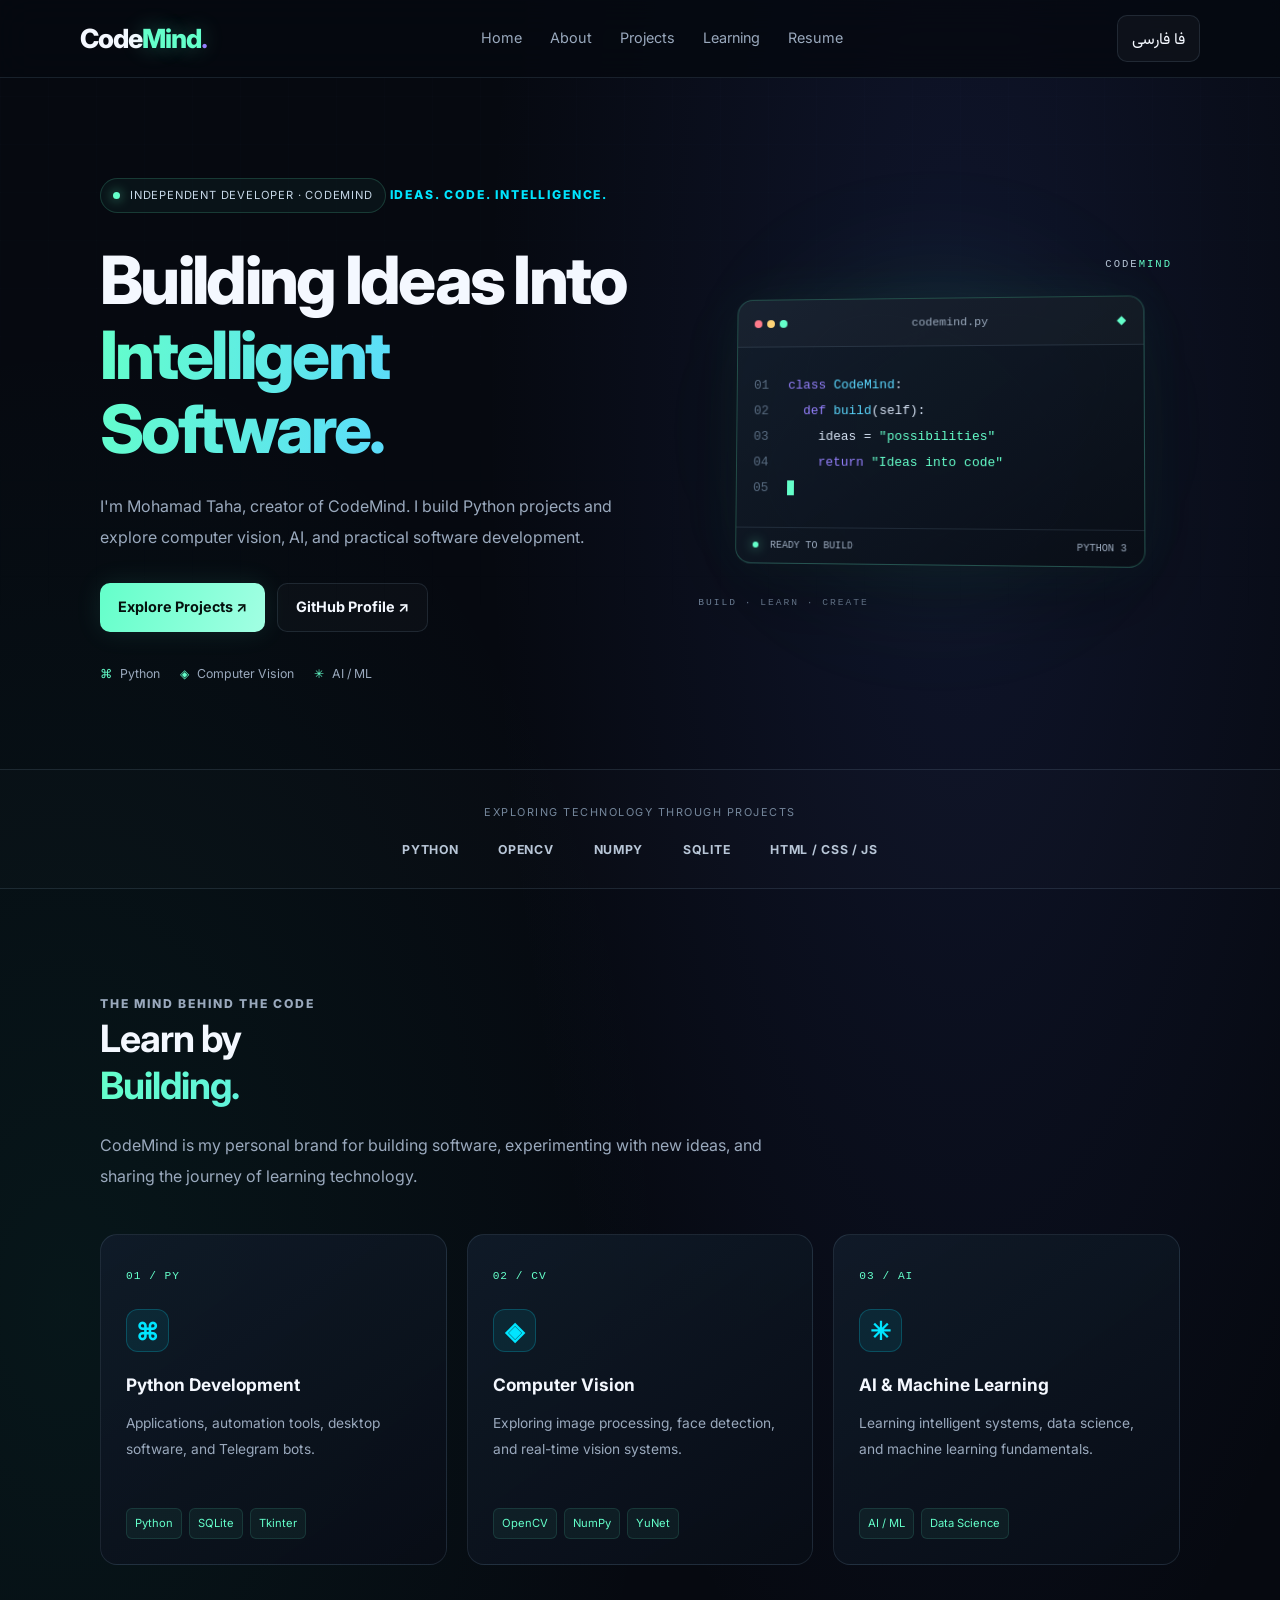
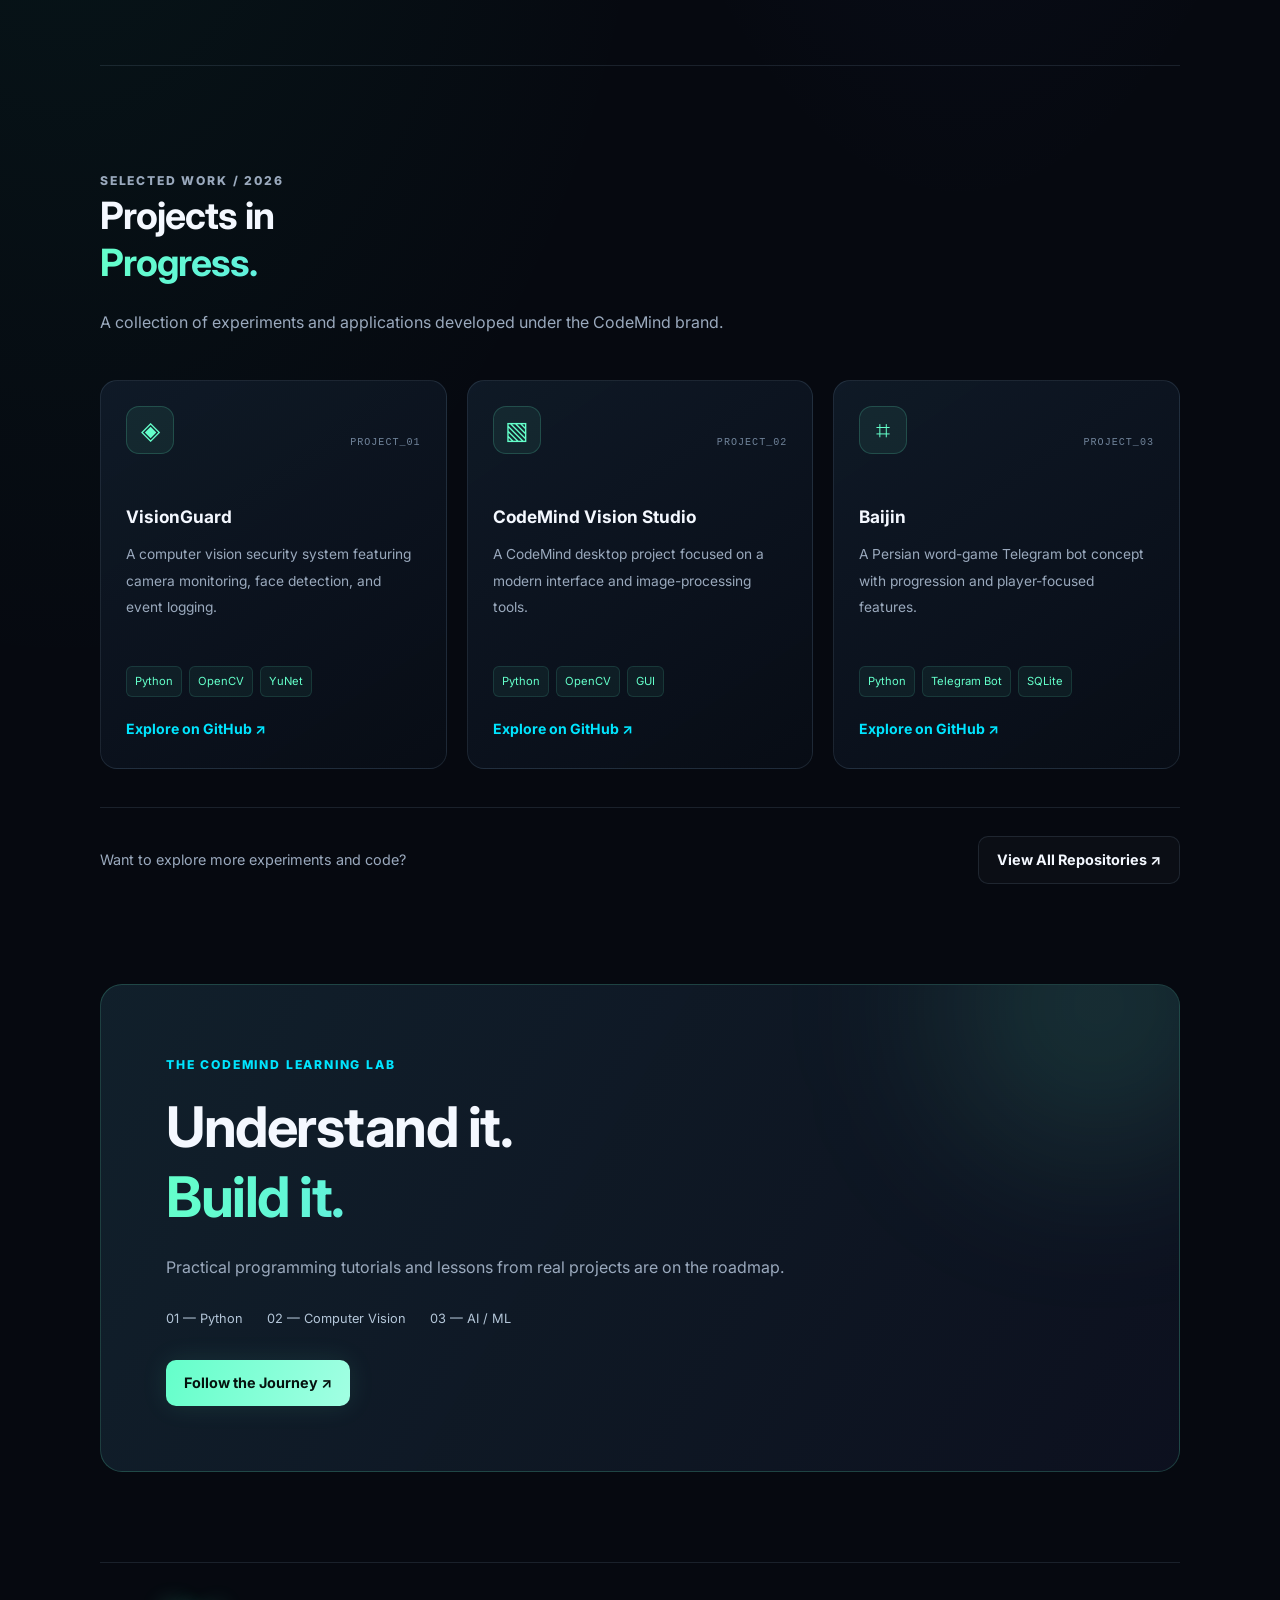
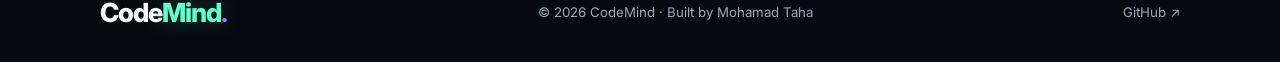
<file: index.html>
<!DOCTYPE html>
<html lang="en" dir="ltr">
<head>
  <meta charset="UTF-8">
  <meta name="viewport" content="width=device-width, initial-scale=1.0">
  <meta name="theme-color" content="#060910">
  <meta name="description" content="CodeMind by Mohamad Taha — Python development, AI, computer vision, and software projects.">
  <meta property="og:title" content="CodeMind | Build Beyond Limits">
  <meta property="og:description" content="Explore programming projects, computer vision, and AI experiments by CodeMind.">
  <meta property="og:type" content="website">
  <title>CodeMind | Build Beyond Limits</title>
  <link rel="preconnect" href="https://fonts.googleapis.com">
  <link rel="preconnect" href="https://fonts.gstatic.com" crossorigin>
  <link rel="stylesheet" href="styles.css">
  <script src="script.js" defer></script>
</head>
<body>
  <header class="navbar">
    <a class="logo" href="#home" aria-label="CodeMind home">Code<span>Mind</span><b>.</b></a>

    <nav aria-label="Main navigation">
      <a href="#home" data-i18n="navHome">Home</a>
      <a href="#about" data-i18n="navAbout">About</a>
      <a href="#projects" data-i18n="navProjects">Projects</a>
      <a href="#learn" data-i18n="navLearn">Learning</a>
      <a href="resume.html">Resume</a>
    </nav>

    <button id="languageButton" type="button" aria-label="Change language">فا فارسی</button>
  </header>

  <main>
    <section class="hero section-wrap" id="home">
      <div class="hero-copy">
        <div class="status-pill">
          <span class="status-dot"></span>
          <span data-i18n="status">INDEPENDENT DEVELOPER · CODEMIND</span>
        </div>

        <p class="eyebrow" data-i18n="heroEyebrow">IDEAS. CODE. INTELLIGENCE.</p>

        <h1 data-i18n="heroTitle">
          Building Ideas Into
          <span>Intelligent Software.</span>
        </h1>

        <p class="hero-description" data-i18n="heroDescription">
          I'm Mohamad Taha, creator of CodeMind. I build Python projects
          and explore computer vision, AI, and practical software development.
        </p>

        <div class="hero-actions">
          <a class="button button-primary" href="#projects" data-i18n="heroProjects">
            Explore Projects ↗
          </a>
          <a class="button button-secondary"
             href="https://github.com/mohamadtaha-dev"
             target="_blank" rel="noopener noreferrer"
             data-i18n="heroGithub">
            GitHub Profile ↗
          </a>
        </div>

        <div class="hero-meta">
          <span><span class="meta-symbol">⌘</span> Python</span>
          <span><span class="meta-symbol">◈</span> Computer Vision</span>
          <span><span class="meta-symbol">✳</span> AI / ML</span>
        </div>
      </div>

      <div class="hero-visual" aria-label="CodeMind code illustration">
        <div class="orbit orbit-one"></div>
        <div class="orbit orbit-two"></div>
        <div class="core-glow"></div>

        <div class="floating-label label-top">CODE<span>MIND</span></div>
        <div class="floating-label label-bottom">BUILD · LEARN · CREATE</div>

        <div class="terminal">
          <div class="terminal-bar">
            <div class="terminal-dots"><i></i><i></i><i></i></div>
            <span>codemind.py</span>
            <span class="terminal-lock">◆</span>
          </div>
          <div class="terminal-body">
            <p><span class="line-number">01</span> <span class="syntax-purple">class</span> <span class="syntax-cyan">CodeMind</span>:</p>
            <p><span class="line-number">02</span> &nbsp;&nbsp;<span class="syntax-purple">def</span> <span class="syntax-cyan">build</span>(self):</p>
            <p><span class="line-number">03</span> &nbsp;&nbsp;&nbsp;&nbsp;ideas = <span class="syntax-green">"possibilities"</span></p>
            <p><span class="line-number">04</span> &nbsp;&nbsp;&nbsp;&nbsp;<span class="syntax-purple">return</span> <span class="syntax-green">"Ideas into code"</span></p>
            <p class="terminal-cursor-line"><span class="line-number">05</span> <span class="cursor"></span></p>
          </div>
          <div class="terminal-footer">
            <span><span class="status-dot"></span> <span data-i18n="terminalReady">READY TO BUILD</span></span>
            <span>PYTHON 3</span>
          </div>
        </div>
      </div>
    </section>

    <section class="tech-strip" aria-label="Technologies">
      <span data-i18n="techIntro">EXPLORING TECHNOLOGY THROUGH PROJECTS</span>
      <div class="tech-list">
        <span>PYTHON</span>
        <span>OPENCV</span>
        <span>NUMPY</span>
        <span>SQLITE</span>
        <span>HTML / CSS / JS</span>
      </div>
    </section>

    <section class="content-section section-wrap" id="about">
      <div class="section-heading">
        <p class="eyebrow" data-i18n="aboutEyebrow">THE MIND BEHIND THE CODE</p>
        <h2 data-i18n="aboutTitle">Learn by <span>Building.</span></h2>
        <p data-i18n="aboutDescription">
          CodeMind is my personal brand for building software, experimenting
          with new ideas, and sharing the journey of learning technology.
        </p>
      </div>

      <div class="skills-grid">
        <article class="skill-card">
          <span class="skill-number">01 / PY</span>
          <div class="skill-icon">⌘</div>
          <h3 data-i18n="skillPython">Python Development</h3>
          <p data-i18n="skillPythonDesc">Applications, automation tools, desktop software, and Telegram bots.</p>
          <div class="skill-tags"><span>Python</span><span>SQLite</span><span>Tkinter</span></div>
        </article>

        <article class="skill-card">
          <span class="skill-number">02 / CV</span>
          <div class="skill-icon">◈</div>
          <h3 data-i18n="skillVision">Computer Vision</h3>
          <p data-i18n="skillVisionDesc">Exploring image processing, face detection, and real-time vision systems.</p>
          <div class="skill-tags"><span>OpenCV</span><span>NumPy</span><span>YuNet</span></div>
        </article>

        <article class="skill-card">
          <span class="skill-number">03 / AI</span>
          <div class="skill-icon">✳</div>
          <h3 data-i18n="skillAI">AI & Machine Learning</h3>
          <p data-i18n="skillAIDesc">Learning intelligent systems, data science, and machine learning fundamentals.</p>
          <div class="skill-tags"><span>AI / ML</span><span>Data Science</span></div>
        </article>
      </div>
    </section>

    <section class="content-section projects-section section-wrap" id="projects">
      <div class="section-heading">
        <p class="eyebrow" data-i18n="projectsEyebrow">SELECTED WORK / 2026</p>
        <h2 data-i18n="projectsTitle">Projects in <span>Progress.</span></h2>
        <p data-i18n="projectsDescription">
          A collection of experiments and applications developed under the CodeMind brand.
        </p>
      </div>

      <div class="projects-grid">
        <article class="project-card">
          <div class="project-card-top"><span class="project-icon">◈</span><span class="project-index">PROJECT_01</span></div>
          <h3>VisionGuard</h3>
          <p data-i18n="visionGuardDesc">A computer vision security system featuring camera monitoring, face detection, and event logging.</p>
          <div class="project-tags"><span>Python</span><span>OpenCV</span><span>YuNet</span></div>
          <a href="https://github.com/mohamadtaha-dev/visionguard-security-system" target="_blank" rel="noopener noreferrer" class="project-link" data-i18n="viewGithub">Explore on GitHub ↗</a>
        </article>

        <article class="project-card">
          <div class="project-card-top"><span class="project-icon">▧</span><span class="project-index">PROJECT_02</span></div>
          <h3>CodeMind Vision Studio</h3>
          <p data-i18n="studioDesc">A desktop image-editing project combining a modern interface with image-processing tools.</p>
          <div class="project-tags"><span>Python</span><span>OpenCV</span><span>GUI</span></div>
          <a href="https://github.com/mohamadtaha-dev/codemind-vision-studio" target="_blank" rel="noopener noreferrer" class="project-link" data-i18n="viewGithub">Explore on GitHub ↗</a>
        </article>

        <article class="project-card">
          <div class="project-card-top"><span class="project-icon">⌗</span><span class="project-index">PROJECT_03</span></div>
          <h3>Baijin</h3>
          <p data-i18n="baijinDesc">A Persian word-game Telegram bot concept with progression and player-focused features.</p>
          <div class="project-tags"><span>Python</span><span>Telegram Bot</span><span>SQLite</span></div>
          <a href="https://github.com/mohamadtaha-dev/baijin-telegram-bot" target="_blank" rel="noopener noreferrer" class="project-link" data-i18n="viewGithub">Explore on GitHub ↗</a>
        </article>
      </div>

      <div class="projects-cta">
        <p data-i18n="moreProjects">Want to explore more experiments and code?</p>
        <a class="button button-secondary" href="https://github.com/mohamadtaha-dev" target="_blank" rel="noopener noreferrer" data-i18n="allGithub">View All Repositories ↗</a>
      </div>
    </section>

    <section class="learning-section section-wrap" id="learn">
      <div class="learning-glow"></div>
      <p class="eyebrow" data-i18n="learnEyebrow">THE CODEMIND LEARNING LAB</p>
      <h2 data-i18n="learnTitle">Understand it. <span>Build it.</span></h2>
      <p data-i18n="learnDescription">
        Practical programming tutorials and lessons from real projects are on the roadmap.
      </p>
      <div class="learning-topics">
        <span>01 — Python</span>
        <span>02 — Computer Vision</span>
        <span>03 — AI / ML</span>
      </div>
      <a class="button button-primary" href="https://github.com/mohamadtaha-dev" target="_blank" rel="noopener noreferrer" data-i18n="learnButton">Follow the Journey ↗</a>
    </section>
  </main>

  <footer class="footer section-wrap">
    <a class="logo" href="#home">Code<span>Mind</span><b>.</b></a>
    <p>© <span id="year"></span> CodeMind · <span data-i18n="footerText">Built by Mohamad Taha</span></p>
    <a href="https://github.com/mohamadtaha-dev" target="_blank" rel="noopener noreferrer">GitHub ↗</a>
  </footer>
</body>
</html>
</file>
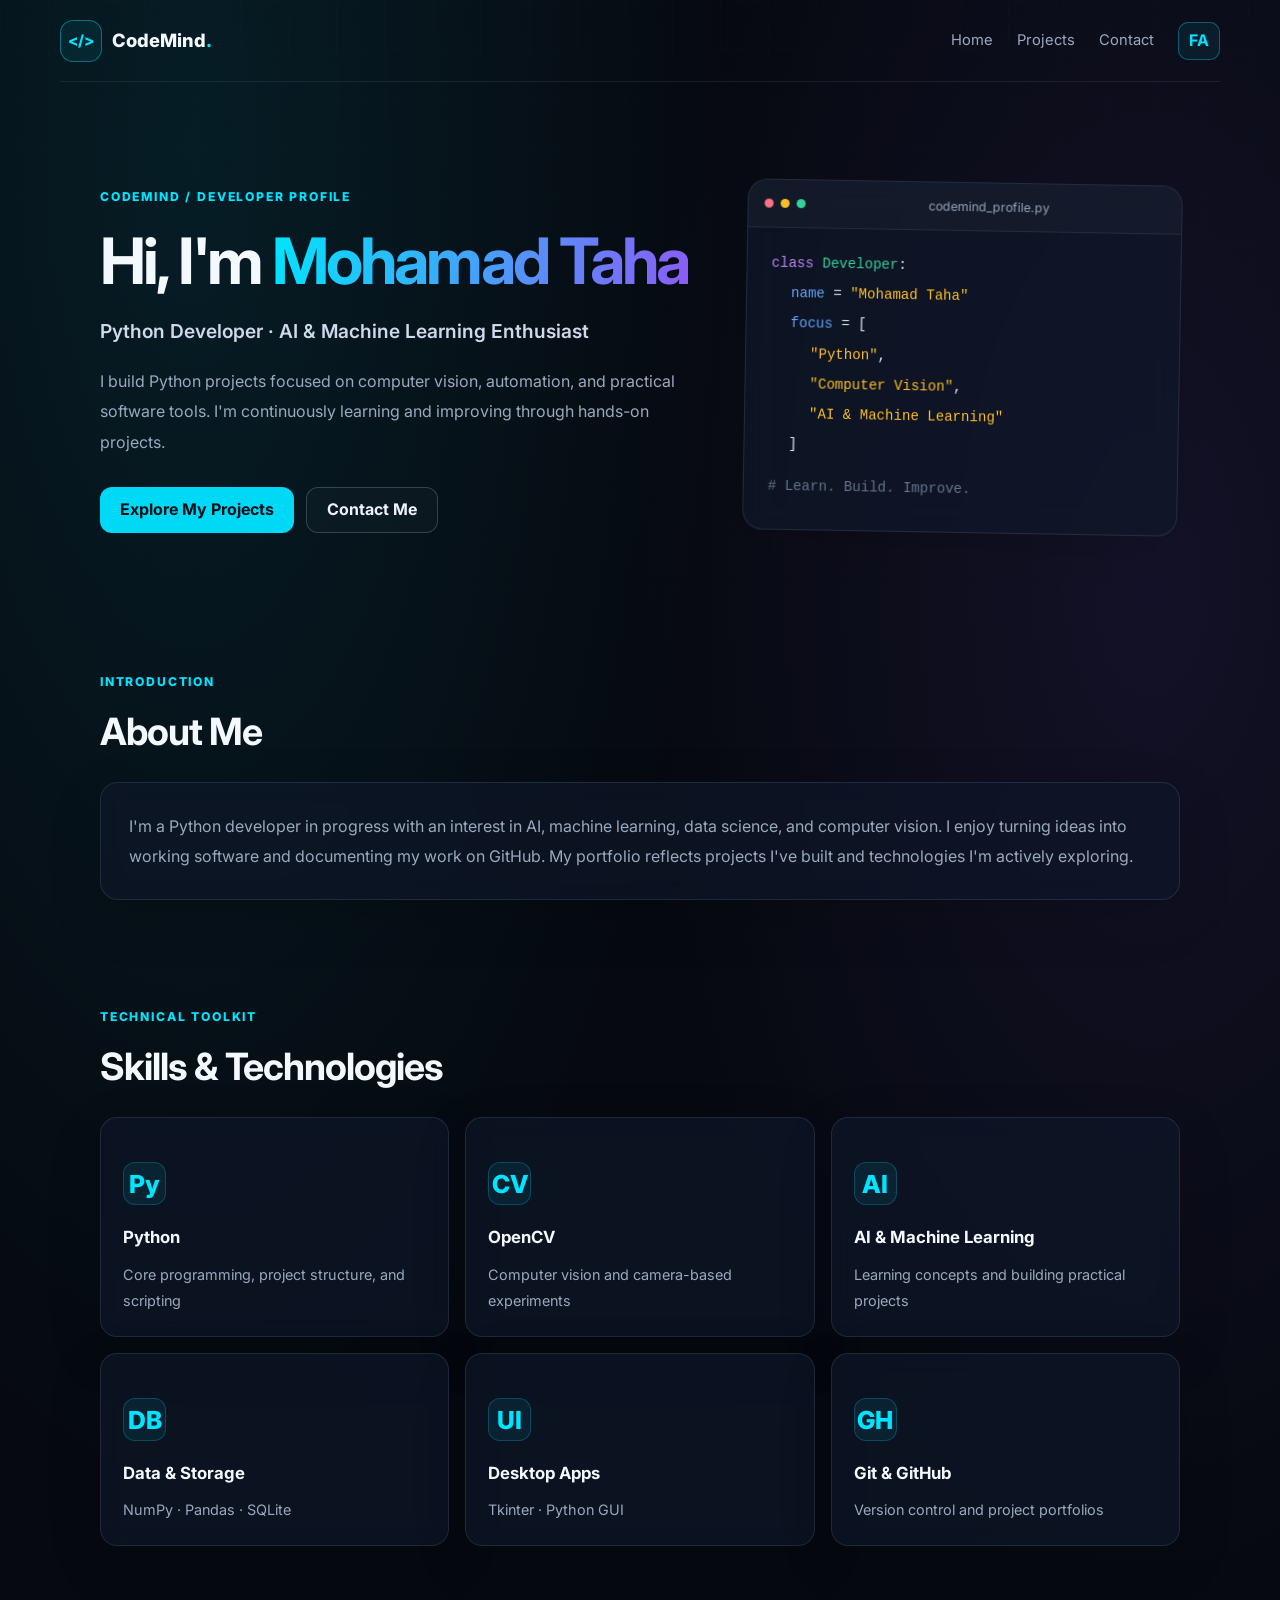
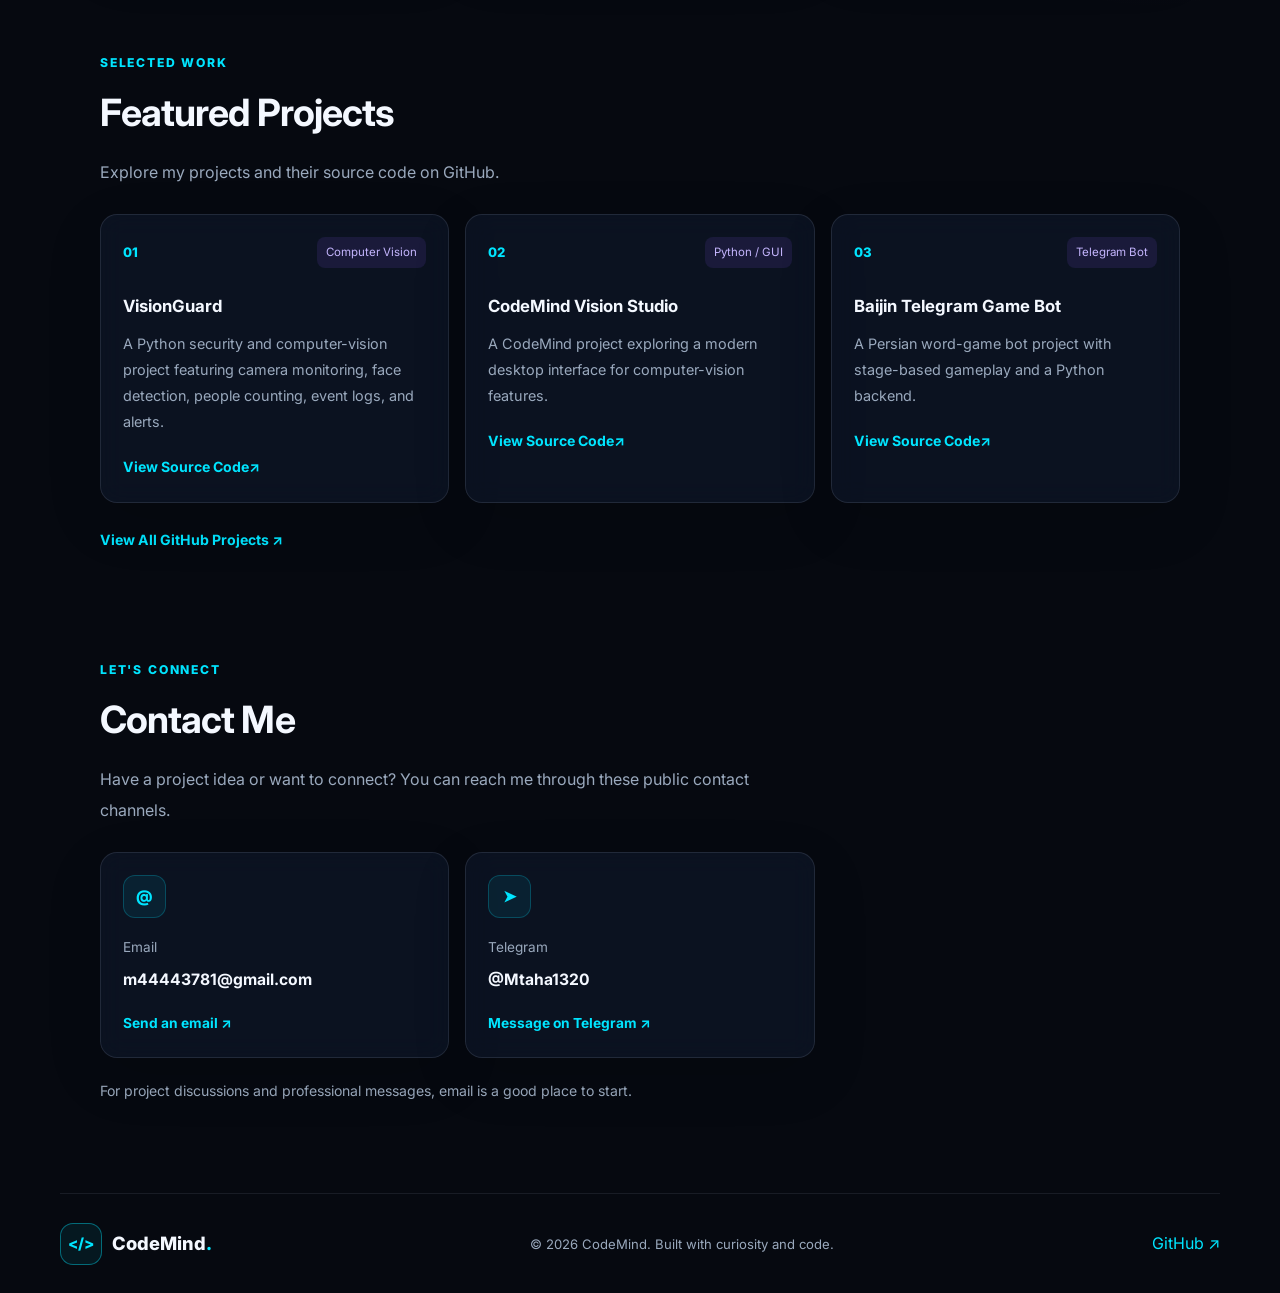
<file: resume.html>
<!DOCTYPE html>
<html lang="en" dir="ltr">
<head>
  <meta charset="UTF-8">
  <meta name="viewport" content="width=device-width, initial-scale=1.0">
  <meta name="theme-color" content="#080b14">
  <meta name="description" content="Mohamad Taha's CodeMind resume, Python projects, technical skills, and contact information.">
  <title>Resume | CodeMind</title>
  <link rel="preconnect" href="https://fonts.googleapis.com">
  <link rel="preconnect" href="https://fonts.gstatic.com" crossorigin>
  <link href="https://fonts.googleapis.com/css2?family=Inter:wght@400;500;600;700;800&family=Vazirmatn:wght@400;500;600;700;800&display=swap" rel="stylesheet">
  <link rel="stylesheet" href="styles.css">
  <script src="script.js" defer></script>
</head>
<body class="resume-page">

  <header class="resume-header">
    <a class="brand" href="index.html" aria-label="CodeMind home">
      <span class="brand-mark">&lt;/&gt;</span>
      <span>CodeMind<span class="brand-dot">.</span></span>
    </a>

    <nav class="resume-nav" aria-label="Main navigation">
      <a href="index.html" data-i18n="resumeNavHome">Home</a>
      <a href="index.html#projects" data-i18n="resumeNavProjects">Projects</a>
      <a href="#contact" data-i18n="resumeNavContact">Contact</a>
      <button class="language-toggle" id="languageToggle" type="button" aria-label="Change language">FA</button>
    </nav>
  </header>

  <main class="resume-main">
    <section class="resume-hero">
      <div class="resume-hero-content">
        <span class="eyebrow" data-i18n="resumeEyebrow">CODEMIND / DEVELOPER PROFILE</span>
        <h1><span data-i18n="resumeHello">Hi, I'm</span> <span class="gradient-text">Mohamad Taha</span></h1>
        <p class="resume-role" data-i18n="resumeRole">Python Developer · AI & Machine Learning Enthusiast</p>
        <p class="resume-intro" data-i18n="resumeIntro">
          I build Python projects focused on computer vision, automation, and practical software tools. I'm continuously learning and improving through hands-on projects.
        </p>

        <div class="resume-actions">
          <a class="btn btn-primary" href="#projects" data-i18n="resumeViewProjects">Explore My Projects</a>
          <a class="btn btn-secondary" href="#contact" data-i18n="resumeContactMe">Contact Me</a>
        </div>
      </div>

      <div class="resume-code-card" aria-label="Developer profile card">
        <div class="terminal-top">
          <span></span><span></span><span></span>
          <p>codemind_profile.py</p>
        </div>
        <div class="terminal-code">
          <p><span class="code-purple">class</span> <span class="code-green">Developer</span>:</p>
          <p class="code-indent"><span class="code-blue">name</span> = <span class="code-yellow">"Mohamad Taha"</span></p>
          <p class="code-indent"><span class="code-blue">focus</span> = [</p>
          <p class="code-indent code-more"><span class="code-yellow">"Python"</span>,</p>
          <p class="code-indent code-more"><span class="code-yellow">"Computer Vision"</span>,</p>
          <p class="code-indent code-more"><span class="code-yellow">"AI & Machine Learning"</span></p>
          <p class="code-indent">]</p>
          <p class="code-comment"># Learn. Build. Improve.</p>
        </div>
      </div>
    </section>

    <section class="resume-section" id="about">
      <div class="section-heading">
        <span class="eyebrow" data-i18n="resumeAboutEyebrow">INTRODUCTION</span>
        <h2 data-i18n="resumeAboutTitle">About Me</h2>
      </div>
      <div class="resume-panel">
        <p data-i18n="resumeAboutText">
          I'm a Python developer in progress with an interest in AI, machine learning, data science, and computer vision. I enjoy turning ideas into working software and documenting my work on GitHub. My portfolio reflects projects I've built and technologies I'm actively exploring.
        </p>
      </div>
    </section>

    <section class="resume-section" id="skills">
      <div class="section-heading">
        <span class="eyebrow" data-i18n="resumeSkillsEyebrow">TECHNICAL TOOLKIT</span>
        <h2 data-i18n="resumeSkillsTitle">Skills & Technologies</h2>
      </div>

      <div class="resume-skill-grid">
        <article class="resume-skill-card">
          <span class="skill-icon">Py</span>
          <h3>Python</h3>
          <p data-i18n="resumePythonDesc">Core programming, project structure, and scripting</p>
        </article>
        <article class="resume-skill-card">
          <span class="skill-icon">CV</span>
          <h3>OpenCV</h3>
          <p data-i18n="resumeOpenCVDesc">Computer vision and camera-based experiments</p>
        </article>
        <article class="resume-skill-card">
          <span class="skill-icon">AI</span>
          <h3 data-i18n="resumeAI">AI & Machine Learning</h3>
          <p data-i18n="resumeAIDesc">Learning concepts and building practical projects</p>
        </article>
        <article class="resume-skill-card">
          <span class="skill-icon">DB</span>
          <h3 data-i18n="resumeData">Data & Storage</h3>
          <p>NumPy · Pandas · SQLite</p>
        </article>
        <article class="resume-skill-card">
          <span class="skill-icon">UI</span>
          <h3 data-i18n="resumeDesktop">Desktop Apps</h3>
          <p>Tkinter · Python GUI</p>
        </article>
        <article class="resume-skill-card">
          <span class="skill-icon">GH</span>
          <h3>Git & GitHub</h3>
          <p data-i18n="resumeGitDesc">Version control and project portfolios</p>
        </article>
      </div>
    </section>

    <section class="resume-section" id="projects">
      <div class="section-heading">
        <span class="eyebrow" data-i18n="resumeProjectsEyebrow">SELECTED WORK</span>
        <h2 data-i18n="resumeProjectsTitle">Featured Projects</h2>
        <p data-i18n="resumeProjectsIntro">Explore my projects and their source code on GitHub.</p>
      </div>

      <div class="resume-project-grid">
        <article class="resume-project-card">
          <div class="project-card-top"><span class="project-number">01</span><span class="project-tag">Computer Vision</span></div>
          <h3>VisionGuard</h3>
          <p data-i18n="resumeVisionGuardDesc">A Python security and computer-vision project featuring camera monitoring, face detection, people counting, event logs, and alerts.</p>
          <a href="https://github.com/mohamadtaha-dev/visionguard-security-system" target="_blank" rel="noopener noreferrer" class="project-link">
            <span data-i18n="resumeSourceCode">View Source Code</span> ↗
          </a>
        </article>

        <article class="resume-project-card">
          <div class="project-card-top"><span class="project-number">02</span><span class="project-tag">Python / GUI</span></div>
          <h3>CodeMind Vision Studio</h3>
          <p data-i18n="resumeVisionStudioDesc">A CodeMind project exploring a modern desktop interface for computer-vision features.</p>
          <a href="https://github.com/mohamadtaha-dev/codemind-vision-studio" target="_blank" rel="noopener noreferrer" class="project-link">
            <span data-i18n="resumeSourceCode">View Source Code</span> ↗
          </a>
        </article>

        <article class="resume-project-card">
          <div class="project-card-top"><span class="project-number">03</span><span class="project-tag">Telegram Bot</span></div>
          <h3>Baijin Telegram Game Bot</h3>
          <p data-i18n="resumeBaijinDesc">A Persian word-game bot project with stage-based gameplay and a Python backend.</p>
          <a href="https://github.com/mohamadtaha-dev/baijin-telegram-bot" target="_blank" rel="noopener noreferrer" class="project-link">
            <span data-i18n="resumeSourceCode">View Source Code</span> ↗
          </a>
        </article>
      </div>

      <a class="all-projects-link" href="https://github.com/mohamadtaha-dev" target="_blank" rel="noopener noreferrer" data-i18n="resumeAllProjects">
        View All GitHub Projects ↗
      </a>
    </section>

    <section class="resume-section contact-section" id="contact">
      <div class="section-heading">
        <span class="eyebrow" data-i18n="resumeContactEyebrow">LET'S CONNECT</span>
        <h2 data-i18n="resumeContactTitle">Contact Me</h2>
        <p data-i18n="resumeContactIntro">Have a project idea or want to connect? You can reach me through these public contact channels.</p>
      </div>

      <div class="contact-grid">
        <a class="contact-card" href="mailto:m44443781@gmail.com">
          <span class="contact-symbol">@</span>
          <span class="contact-label" data-i18n="resumeEmailLabel">Email</span>
          <strong>m44443781@gmail.com</strong>
          <span class="contact-action" data-i18n="resumeSendEmail">Send an email ↗</span>
        </a>

        <a class="contact-card" href="https://t.me/Mtaha1320" target="_blank" rel="noopener noreferrer">
          <span class="contact-symbol">➤</span>
          <span class="contact-label" data-i18n="resumeTelegramLabel">Telegram</span>
          <strong>@Mtaha1320</strong>
          <span class="contact-action" data-i18n="resumeMessageTelegram">Message on Telegram ↗</span>
        </a>
      </div>

      <p class="contact-note" data-i18n="resumeContactNote">For project discussions and professional messages, email is a good place to start.</p>
    </section>
  </main>

  <footer class="resume-footer">
    <a class="brand" href="index.html">
      <span class="brand-mark">&lt;/&gt;</span>
      <span>CodeMind<span class="brand-dot">.</span></span>
    </a>
    <p>© <span id="currentYear"></span> CodeMind. <span data-i18n="resumeFooter">Built with curiosity and code.</span></p>
    <a href="https://github.com/mohamadtaha-dev" target="_blank" rel="noopener noreferrer">GitHub ↗</a>
  </footer>

</body>
</html>
</file>
<file: styles.css>
@import url('https://fonts.googleapis.com/css2?family=Inter:wght@400;500;600;700;800&family=Vazirmatn:wght@400;500;600;700;800&display=swap');

:root {
  color-scheme: dark;
  --bg: #060910;
  --panel: #0d1420;
  --text: #f4f8ff;
  --muted: #9aa9bd;
  --green: #64ffca;
  --cyan: #5ad8ff;
  --purple: #9580ff;
  --border: rgba(151, 184, 214, 0.14);
}

* { margin: 0; padding: 0; box-sizing: border-box; }
html { scroll-behavior: smooth; scroll-padding-top: 100px; }
body {
  min-height: 100vh;
  overflow-x: hidden;
  background:
    radial-gradient(ellipse at 75% 12%, rgba(72,93,210,.14), transparent 35%),
    radial-gradient(ellipse at 5% 40%, rgba(20,180,142,.08), transparent 35%),
    var(--bg);
  color: var(--text);
  font-family: Inter, Vazirmatn, sans-serif;
  line-height: 1.7;
}
body::before {
  content: "";
  position: fixed;
  inset: 0;
  z-index: -1;
  pointer-events: none;
  opacity: .15;
  background-image:
    linear-gradient(rgba(135,175,210,.12) 1px, transparent 1px),
    linear-gradient(90deg, rgba(135,175,210,.12) 1px, transparent 1px);
  background-size: 48px 48px;
  mask-image: linear-gradient(to bottom, black, transparent 85%);
}
a { color: inherit; text-decoration: none; }
button { font: inherit; }
::selection { color: #06100d; background: var(--green); }

.navbar {
  position: sticky;
  top: 0;
  z-index: 100;
  min-height: 78px;
  padding: 14px max(24px, calc((100% - 1120px) / 2));
  display: flex;
  align-items: center;
  justify-content: space-between;
  gap: 25px;
  background: rgba(6,9,16,.83);
  border-bottom: 1px solid var(--border);
  backdrop-filter: blur(18px);
}
.logo { flex-shrink: 0; font-size: 1.65rem; font-weight: 800; letter-spacing: -1px; }
.logo span { color: var(--green); text-shadow: 0 0 22px rgba(100,255,202,.3); }
.logo b { color: var(--purple); }
nav { display: flex; align-items: center; gap: 28px; }
nav a { color: var(--muted); font-size: .9rem; transition: color .2s; }
nav a:hover { color: var(--green); }
#languageButton {
  padding: 9px 14px;
  flex-shrink: 0;
  color: var(--text);
  background: rgba(255,255,255,.035);
  border: 1px solid var(--border);
  border-radius: 10px;
  cursor: pointer;
  transition: .2s;
}
#languageButton:hover { color: var(--green); border-color: var(--green); }

.section-wrap { width: min(1080px, calc(100% - 48px)); margin-inline: auto; }
.hero {
  min-height: 650px;
  padding-block: 100px 85px;
  display: grid;
  grid-template-columns: 1.05fr .95fr;
  align-items: center;
  gap: 55px;
}
.hero-copy { min-width: 0; }
.status-pill {
  display: inline-flex;
  align-items: center;
  gap: 10px;
  margin-bottom: 30px;
  padding: 7px 12px;
  color: #c7d8e8;
  background: rgba(100,255,202,.045);
  border: 1px solid rgba(100,255,202,.17);
  border-radius: 30px;
  font-size: .7rem;
  letter-spacing: .8px;
}
.status-dot {
  width: 7px;
  height: 7px;
  display: inline-block;
  flex-shrink: 0;
  background: var(--green);
  border-radius: 50%;
  box-shadow: 0 0 12px rgba(100,255,202,.7);
}
.eyebrow {
  margin-bottom: 18px;
  color: var(--green);
  font-size: .75rem;
  font-weight: 700;
  letter-spacing: 2.4px;
}
.hero h1 {
  font-size: clamp(2.8rem, 5.2vw, 5rem);
  font-weight: 800;
  line-height: 1.12;
  letter-spacing: -2.7px;
  overflow-wrap: anywhere;
}
.hero h1 span, .section-heading h2 span, .learning-section h2 span {
  display: block;
  color: transparent;
  background: linear-gradient(100deg, var(--green), var(--cyan) 60%, var(--purple));
  background-clip: text;
  -webkit-background-clip: text;
}
.hero-description {
  max-width: 570px;
  margin-top: 24px;
  color: var(--muted);
  font-size: 1rem;
  line-height: 1.95;
}
.hero-actions { display: flex; flex-wrap: wrap; gap: 12px; margin-top: 30px; }
.button {
  display: inline-flex;
  justify-content: center;
  align-items: center;
  min-height: 46px;
  padding: 11px 18px;
  border-radius: 10px;
  font-size: .9rem;
  font-weight: 700;
  transition: transform .2s, box-shadow .2s, border-color .2s;
}
.button:hover { transform: translateY(-3px); }
.button-primary {
  color: #05120e;
  background: linear-gradient(110deg, var(--green), #a2ffe3);
  box-shadow: 0 0 27px rgba(100,255,202,.1);
}
.button-primary:hover { box-shadow: 0 0 35px rgba(100,255,202,.25); }
.button-secondary { color: var(--text); background: rgba(255,255,255,.025); border: 1px solid var(--border); }
.button-secondary:hover { border-color: rgba(100,255,202,.5); }
.hero-meta { display: flex; flex-wrap: wrap; gap: 20px; margin-top: 32px; color: var(--muted); font-size: .77rem; }
.meta-symbol { color: var(--green); margin-inline-end: 5px; }

.hero-visual {
  min-width: 0;
  min-height: 430px;
  position: relative;
  display: grid;
  place-items: center;
  isolation: isolate;
}
.core-glow {
  position: absolute;
  z-index: -1;
  width: 240px;
  height: 240px;
  background: rgba(59,220,180,.17);
  border-radius: 50%;
  filter: blur(75px);
}
.orbit {
  position: absolute;
  width: 360px;
  height: 360px;
  border: 1px solid rgba(100,255,202,.15);
  border-radius: 50%;
  transform: rotate(-24deg) scaleY(.55);
}
.orbit-two {
  width: 300px;
  height: 300px;
  border-color: rgba(149,128,255,.25);
  transform: rotate(38deg) scaleY(.6);
}
.terminal {
  width: min(410px, 100%);
  overflow: hidden;
  background: linear-gradient(145deg, rgba(18,29,43,.97), rgba(8,13,22,.98));
  border: 1px solid rgba(100,255,202,.25);
  border-radius: 16px;
  box-shadow: 0 25px 90px rgba(0,0,0,.4), 0 0 55px rgba(100,255,202,.07);
  transform: perspective(1000px) rotateY(-5deg) rotateX(2deg);
  animation: float-terminal 6s ease-in-out infinite;
}
.terminal-bar {
  min-height: 48px;
  display: flex;
  align-items: center;
  justify-content: space-between;
  gap: 12px;
  padding: 0 17px;
  background: rgba(255,255,255,.025);
  border-bottom: 1px solid var(--border);
  color: var(--muted);
  font: .73rem Consolas, monospace;
}
.terminal-dots { display: flex; gap: 5px; }
.terminal-dots i { width: 8px; height: 8px; border-radius: 50%; background: #ff7b8b; }
.terminal-dots i:nth-child(2) { background: #ffd477; }
.terminal-dots i:nth-child(3) { background: var(--green); }
.terminal-lock { color: var(--green); }
.terminal-body {
  padding: 26px 17px;
  color: #d7e4f5;
  font: clamp(.67rem, 1.1vw, .81rem)/2 Consolas, "Courier New", monospace;
  white-space: nowrap;
  overflow-x: auto;
}
.line-number { margin-inline-end: 12px; color: #586b80; user-select: none; }
.syntax-purple { color: var(--purple); }
.syntax-cyan { color: var(--cyan); }
.syntax-green { color: var(--green); }
.cursor { width: 7px; height: 15px; display: inline-block; vertical-align: middle; background: var(--green); animation: blink 1s steps(2) infinite; }
.terminal-footer { display: flex; justify-content: space-between; gap: 10px; padding: 12px 17px; border-top: 1px solid var(--border); color: var(--muted); font: .63rem Consolas, monospace; }
.terminal-footer .status-dot { width: 6px; height: 6px; margin-inline-end: 6px; }
.floating-label { position: absolute; color: #b9c9da; font: .66rem Consolas, monospace; letter-spacing: 2px; }
.floating-label span { color: var(--green); }
.label-top { top: 42px; right: 8px; }
.label-bottom { bottom: 38px; left: 5px; color: #6f8299; font-size: .6rem; }

.tech-strip {
  padding: 27px 24px;
  text-align: center;
  border-block: 1px solid var(--border);
  background: rgba(255,255,255,.012);
}
.tech-strip > span { color: #75879c; font-size: .68rem; letter-spacing: 1.5px; }
.tech-list { display: flex; flex-wrap: wrap; justify-content: center; gap: 15px 40px; margin-top: 15px; }
.tech-list span { color: #b8c6d7; font-size: .77rem; font-weight: 700; letter-spacing: .7px; }

.content-section { padding-block: 100px; border-bottom: 1px solid var(--border); }
.section-heading { max-width: 730px; }
.section-heading h2, .learning-section h2 {
  font-size: clamp(2.3rem, 5vw, 3.7rem);
  line-height: 1.25;
  letter-spacing: -1.5px;
}
.section-heading > p:last-child, .learning-section > p:not(.eyebrow) {
  max-width: 690px;
  margin-top: 20px;
  color: var(--muted);
  line-height: 1.95;
}
.skills-grid, .projects-grid { display: grid; grid-template-columns: repeat(3, minmax(0, 1fr)); gap: 20px; margin-top: 42px; }
.skill-card, .project-card {
  min-width: 0;
  padding: 25px;
  background: linear-gradient(145deg, rgba(17,28,42,.88), rgba(8,13,22,.96));
  border: 1px solid var(--border);
  border-radius: 17px;
  transition: transform .25s, border-color .25s, background .25s;
}
.skill-card:hover, .project-card:hover { transform: translateY(-5px); border-color: rgba(100,255,202,.38); background: linear-gradient(145deg, #142235, #0b111c); }
.skill-number, .project-index { color: var(--green); font: .7rem Consolas, monospace; letter-spacing: 1px; }
.skill-icon, .project-icon {
  width: 48px;
  height: 48px;
  display: grid;
  place-items: center;
  margin-block: 22px;
  color: var(--green);
  background: rgba(100,255,202,.07);
  border: 1px solid rgba(100,255,202,.18);
  border-radius: 13px;
  font-size: 1.55rem;
}
.skill-card h3, .project-card h3 { margin-bottom: 10px; font-size: 1.08rem; overflow-wrap: anywhere; }
.skill-card p, .project-card > p { color: var(--muted); font-size: .86rem; line-height: 1.9; }
.skill-card p { min-height: 78px; }
.skill-tags, .project-tags { display: flex; flex-wrap: wrap; gap: 7px; margin-top: 20px; }
.skill-tags span, .project-tags span {
  padding: 5px 8px;
  color: var(--green);
  background: rgba(100,255,202,.055);
  border: 1px solid rgba(100,255,202,.12);
  border-radius: 6px;
  font-size: .7rem;
}
.projects-section { border-bottom: 0; }
.project-card-top { display: flex; align-items: center; justify-content: space-between; gap: 12px; }
.project-card-top .project-icon { margin: 0 0 24px; }
.project-card-top .project-index { color: #70839a; font-size: .63rem; }
.project-card > p { min-height: 105px; }
.project-link { display: inline-block; margin-top: 22px; color: var(--green); font-size: .83rem; font-weight: 700; }
.project-link:hover { color: var(--cyan); }
.projects-cta { display: flex; align-items: center; justify-content: space-between; flex-wrap: wrap; gap: 20px; margin-top: 38px; padding-top: 28px; border-top: 1px solid var(--border); }
.projects-cta p { color: var(--muted); font-size: .9rem; }

.learning-section {
  position: relative;
  isolation: isolate;
  overflow: hidden;
  margin-bottom: 90px;
  padding: 65px;
  background: linear-gradient(120deg, rgba(18,34,45,.93), rgba(13,17,32,.96));
  border: 1px solid rgba(100,255,202,.19);
  border-radius: 22px;
}
.learning-glow { position: absolute; z-index: -1; top: -130px; right: -70px; width: 300px; height: 300px; border-radius: 50%; background: rgba(100,255,202,.13); filter: blur(85px); }
.learning-section h2 { font-size: clamp(2.3rem, 5vw, 3.5rem); }
.learning-section > p:not(.eyebrow) { max-width: 620px; }
.learning-topics { display: flex; flex-wrap: wrap; gap: 10px 24px; margin-block: 25px 30px; color: #b4c6d9; font-size: .8rem; }

.footer { display: flex; align-items: center; justify-content: space-between; flex-wrap: wrap; gap: 18px; padding-block: 27px; border-top: 1px solid var(--border); }
.footer p, .footer > a:last-child { color: var(--muted); font-size: .83rem; }
.footer > a:last-child:hover { color: var(--green); }

html[dir="rtl"] body { font-family: Vazirmatn, Inter, sans-serif; }
html[dir="rtl"] .hero h1, html[dir="rtl"] .section-heading h2, html[dir="rtl"] .learning-section h2 { letter-spacing: 0; line-height: 1.55; }
html[dir="rtl"] .eyebrow { letter-spacing: 0; }
html[dir="rtl"] .hero-visual { direction: ltr; }
html[dir="rtl"] .terminal { transform: perspective(1000px) rotateY(5deg) rotateX(2deg); }
html[dir="rtl"] .terminal-body { direction: ltr; text-align: left; }
html[dir="rtl"] .project-card-top { direction: ltr; }
html[dir="rtl"] .status-pill { letter-spacing: 0; }

@keyframes blink { 50% { opacity: 0; } }
@keyframes float-terminal { 0%, 100% { translate: 0 0; } 50% { translate: 0 -8px; } }

@media (max-width: 950px) {
  .hero { grid-template-columns: 1fr; gap: 45px; padding-block: 80px 65px; }
  .hero-copy { max-width: 760px; }
  .hero-visual { min-height: 390px; }
  .terminal { width: min(440px, 90%); }
  .skills-grid, .projects-grid { grid-template-columns: repeat(2, minmax(0, 1fr)); }
}
@media (max-width: 650px) {
  .section-wrap { width: calc(100% - 36px); }
  .navbar { position: relative; padding: 15px 18px; flex-wrap: wrap; gap: 12px; }
  nav { order: 3; width: 100%; justify-content: center; gap: 19px; flex-wrap: wrap; }
  nav a { font-size: .83rem; }
  #languageButton { font-size: .82rem; padding: 8px 10px; }
  .hero { padding-block: 65px 50px; gap: 25px; }
  .hero h1 { font-size: clamp(2.55rem, 11.5vw, 4rem); letter-spacing: -1.6px; }
  .hero-description { font-size: .94rem; }
  .hero-meta { gap: 13px; }
  .hero-visual { min-height: 340px; }
  .orbit { width: 290px; height: 290px; }
  .orbit-two { width: 240px; height: 240px; }
  .terminal { width: 100%; transform: none; }
  html[dir="rtl"] .terminal { transform: none; }
  .floating-label { font-size: .55rem; }
  .label-top { top: 4px; right: 0; }
  .label-bottom { bottom: 2px; left: 0; }
  .tech-list { gap: 12px 20px; }
  .content-section { padding-block: 70px; }
  .section-heading h2, .learning-section h2 { font-size: clamp(2rem, 9vw, 3rem); letter-spacing: -.8px; }
  .skills-grid, .projects-grid { grid-template-columns: 1fr; gap: 15px; }
  .skill-card p, .project-card > p { min-height: 0; }
  .projects-cta { align-items: flex-start; flex-direction: column; }
  .learning-section { padding: 32px 23px; margin-bottom: 60px; }
  .footer { align-items: flex-start; flex-direction: column; }
}
@media (prefers-reduced-motion: reduce) {
  *, *::before, *::after { animation: none !important; transition: none !important; scroll-behavior: auto !important; }
}

/* ================================
   CodeMind Resume Page
================================ */

.resume-page {
  min-height: 100vh;
  background:
    radial-gradient(ellipse at 15% 5%, rgba(0, 229, 255, .09), transparent 35%),
    radial-gradient(ellipse at 90% 20%, rgba(139, 92, 246, .10), transparent 32%),
    var(--bg, #080b14);
  color: var(--text, #eef2ff);
  font-family: "Inter", "Vazirmatn", sans-serif;
}

.resume-page[dir="rtl"] {
  font-family: "Vazirmatn", "Inter", sans-serif;
}

.resume-header,
.resume-footer {
  width: min(1160px, calc(100% - 40px));
  margin-inline: auto;
  display: flex;
  align-items: center;
  justify-content: space-between;
  gap: 24px;
}

.resume-header {
  min-height: 82px;
  border-bottom: 1px solid rgba(148, 163, 184, .13);
}

.resume-header .brand,
.resume-footer .brand {
  display: inline-flex;
  align-items: center;
  gap: 10px;
  color: inherit;
  text-decoration: none;
  font-size: 1.15rem;
  font-weight: 800;
}

.brand-mark {
  display: grid;
  place-items: center;
  width: 42px;
  height: 42px;
  border: 1px solid rgba(0, 229, 255, .4);
  border-radius: 13px;
  color: #00e5ff;
  background: rgba(0, 229, 255, .07);
  font-size: .95rem;
}

.brand-dot {
  color: #00e5ff;
}

.resume-nav {
  display: flex;
  align-items: center;
  justify-content: flex-end;
  flex-wrap: wrap;
  gap: 24px;
}

.resume-nav a {
  color: var(--muted, #a5b0c7);
  text-decoration: none;
  font-size: .92rem;
  transition: color .2s ease;
}

.resume-nav a:hover {
  color: #00e5ff;
}

.language-toggle {
  min-width: 42px;
  min-height: 38px;
  border: 1px solid rgba(0, 229, 255, .35);
  border-radius: 10px;
  background: rgba(0, 229, 255, .07);
  color: #00e5ff;
  cursor: pointer;
  font-weight: 700;
}

.resume-main {
  width: min(1080px, calc(100% - 40px));
  margin-inline: auto;
}

.resume-hero {
  display: grid;
  grid-template-columns: minmax(0, 1.15fr) minmax(280px, .85fr);
  align-items: center;
  gap: 56px;
  padding-block: 100px 86px;
}

.eyebrow {
  display: inline-block;
  margin-bottom: 16px;
  color: #00e5ff;
  font-size: .76rem;
  font-weight: 800;
  letter-spacing: .15em;
}

.resume-hero h1 {
  margin: 0 0 18px;
  font-size: clamp(2.3rem, 5vw, 4.3rem);
  line-height: 1.15;
  letter-spacing: -.045em;
}

.gradient-text {
  background: linear-gradient(100deg, #00e5ff, #8b5cf6);
  -webkit-background-clip: text;
  background-clip: text;
  color: transparent;
}

.resume-role {
  margin: 0 0 18px;
  color: #d0d8ea;
  font-size: clamp(1rem, 2vw, 1.2rem);
  font-weight: 600;
}

.resume-intro,
.section-heading > p,
.resume-panel p {
  color: var(--muted, #a5b0c7);
  line-height: 1.9;
}

.resume-intro {
  max-width: 620px;
  margin: 0;
}

.resume-actions {
  display: flex;
  flex-wrap: wrap;
  gap: 12px;
  margin-top: 30px;
}

.resume-actions .btn {
  display: inline-flex;
  justify-content: center;
  align-items: center;
  min-height: 46px;
  padding: 0 20px;
  border-radius: 12px;
  text-decoration: none;
  font-weight: 700;
  transition: transform .2s ease, border-color .2s ease;
}

.resume-actions .btn:hover {
  transform: translateY(-2px);
}

.resume-actions .btn-primary {
  background: #00d9f5;
  color: #061018;
}

.resume-actions .btn-secondary {
  border: 1px solid rgba(148, 163, 184, .3);
  color: #eef2ff;
  background: rgba(255, 255, 255, .025);
}

.resume-code-card,
.resume-panel,
.resume-skill-card,
.resume-project-card,
.contact-card {
  border: 1px solid rgba(148, 163, 184, .16);
  background: rgba(15, 23, 42, .66);
  box-shadow: 0 18px 55px rgba(0, 0, 0, .13);
  backdrop-filter: blur(12px);
}

.resume-code-card {
  overflow: hidden;
  border-radius: 20px;
  transform: rotate(1deg);
}

.terminal-top {
  display: flex;
  align-items: center;
  gap: 7px;
  min-height: 48px;
  padding: 0 16px;
  border-bottom: 1px solid rgba(148, 163, 184, .13);
  background: rgba(255, 255, 255, .025);
}

.terminal-top > span {
  width: 9px;
  height: 9px;
  border-radius: 50%;
  background: #64748b;
}

.terminal-top > span:first-child { background: #fb7185; }
.terminal-top > span:nth-child(2) { background: #fbbf24; }
.terminal-top > span:nth-child(3) { background: #34d399; }

.terminal-top p {
  margin: 0 auto;
  color: #94a3b8;
  font-size: .78rem;
}

.terminal-code {
  padding: 24px;
  color: #dbeafe;
  font-family: Consolas, "Courier New", monospace;
  font-size: .88rem;
  line-height: 1.65;
  overflow-wrap: anywhere;
}

.terminal-code p {
  margin: 0 0 7px;
}

.code-indent { padding-left: 20px; }
.code-more { padding-left: 40px; }
.code-purple { color: #c084fc; }
.code-green { color: #34d399; }
.code-blue { color: #60a5fa; }
.code-yellow { color: #fbbf24; }
.code-comment { color: #64748b; margin-top: 18px !important; }

.resume-page[dir="rtl"] .terminal-code {
  direction: ltr;
  text-align: left;
}

.resume-section {
  padding-block: 48px 54px;
  scroll-margin-top: 30px;
}

.section-heading {
  margin-bottom: 26px;
}

.section-heading h2 {
  margin: 0 0 12px;
  font-size: clamp(1.7rem, 3vw, 2.35rem);
  letter-spacing: -.025em;
}

.section-heading > p {
  max-width: 680px;
  margin: 0;
}

.resume-panel {
  padding: 28px;
  border-radius: 18px;
}

.resume-panel p {
  margin: 0;
}

.resume-skill-grid,
.resume-project-grid,
.contact-grid {
  display: grid;
  grid-template-columns: repeat(3, minmax(0, 1fr));
  gap: 16px;
}

.resume-skill-card,
.resume-project-card,
.contact-card {
  min-width: 0;
  padding: 22px;
  border-radius: 17px;
  transition: transform .2s ease, border-color .2s ease;
}

.resume-skill-card:hover,
.resume-project-card:hover,
.contact-card:hover {
  transform: translateY(-4px);
  border-color: rgba(0, 229, 255, .42);
}

.skill-icon,
.contact-symbol {
  display: grid;
  place-items: center;
  width: 43px;
  height: 43px;
  margin-bottom: 18px;
  border-radius: 12px;
  border: 1px solid rgba(0, 229, 255, .22);
  background: rgba(0, 229, 255, .08);
  color: #00e5ff;
  font-weight: 800;
}

.resume-skill-card h3,
.resume-project-card h3 {
  margin: 0 0 10px;
  font-size: 1.05rem;
}

.resume-skill-card p,
.resume-project-card p {
  margin: 0;
  color: var(--muted, #a5b0c7);
  font-size: .9rem;
  line-height: 1.8;
  overflow-wrap: anywhere;
}

.project-card-top {
  display: flex;
  justify-content: space-between;
  align-items: center;
  gap: 10px;
  margin-bottom: 24px;
}

.project-number {
  color: #00e5ff;
  font-size: .82rem;
  font-weight: 800;
}

.project-tag {
  padding: 6px 9px;
  border-radius: 8px;
  background: rgba(139, 92, 246, .12);
  color: #c4b5fd;
  font-size: .72rem;
}

.project-link,
.all-projects-link {
  display: inline-flex;
  margin-top: 20px;
  color: #00e5ff;
  font-weight: 700;
  font-size: .88rem;
  text-decoration: none;
}

.project-link:hover,
.all-projects-link:hover {
  text-decoration: underline;
}

.all-projects-link {
  margin-top: 25px;
}

.contact-section {
  padding-bottom: 90px;
}

.contact-card {
  display: flex;
  flex-direction: column;
  align-items: flex-start;
  color: inherit;
  text-decoration: none;
  overflow-wrap: anywhere;
}

.contact-card strong {
  max-width: 100%;
  font-size: .98rem;
  overflow-wrap: anywhere;
}

.contact-label {
  margin-bottom: 8px;
  color: var(--muted, #a5b0c7);
  font-size: .85rem;
}

.contact-action {
  margin-top: 18px;
  color: #00e5ff;
  font-size: .86rem;
  font-weight: 700;
}

.contact-note {
  margin-top: 20px;
  color: var(--muted, #a5b0c7);
  font-size: .88rem;
  line-height: 1.8;
}

.home-contact {
  width: min(1080px, calc(100% - 40px));
  margin: 30px auto 80px;
  padding: 32px;
  border: 1px solid rgba(148, 163, 184, .16);
  border-radius: 20px;
  background: rgba(15, 23, 42, .55);
}

.home-contact h2 {
  margin-top: 0;
}

.home-contact-links {
  display: flex;
  flex-wrap: wrap;
  gap: 12px;
}

.home-contact-links a {
  padding: 12px 15px;
  border: 1px solid rgba(148, 163, 184, .2);
  border-radius: 11px;
  color: #00e5ff;
  text-decoration: none;
  overflow-wrap: anywhere;
}

.resume-footer {
  min-height: 100px;
  padding-block: 20px;
  border-top: 1px solid rgba(148, 163, 184, .13);
}

.resume-footer p {
  color: var(--muted, #a5b0c7);
  font-size: .82rem;
  text-align: center;
}

.resume-footer > a:last-child {
  color: #00e5ff;
  text-decoration: none;
}

.resume-page[dir="rtl"] .resume-hero h1,
.resume-page[dir="rtl"] .section-heading,
.resume-page[dir="rtl"] .resume-panel,
.resume-page[dir="rtl"] .resume-skill-card,
.resume-page[dir="rtl"] .resume-project-card,
.resume-page[dir="rtl"] .contact-card,
.resume-page[dir="rtl"] .contact-note {
  text-align: right;
}

.resume-page[dir="rtl"] .resume-nav {
  direction: rtl;
}

@media (max-width: 800px) {
  .resume-hero {
    grid-template-columns: 1fr;
    gap: 32px;
    padding-block: 65px;
  }

  .resume-code-card {
    max-width: 560px;
    width: 100%;
    transform: none;
  }

  .resume-skill-grid,
  .resume-project-grid,
  .contact-grid {
    grid-template-columns: repeat(2, minmax(0, 1fr));
  }

  .resume-footer {
    flex-wrap: wrap;
    justify-content: center;
  }
}

@media (max-width: 520px) {
  .resume-header,
  .resume-footer {
    width: min(100% - 28px, 1160px);
  }

  .resume-main {
    width: calc(100% - 28px);
  }

  .resume-header {
    align-items: flex-start;
    flex-direction: column;
    padding-block: 16px;
  }

  .resume-nav {
    justify-content: flex-start;
    gap: 14px;
  }

  .resume-skill-grid,
  .resume-project-grid,
  .contact-grid {
    grid-template-columns: 1fr;
  }

  .resume-hero h1 {
    font-size: 2.4rem;
  }

  .resume-panel,
  .resume-skill-card,
  .resume-project-card,
  .contact-card,
  .home-contact {
    padding: 20px;
  }

  .resume-footer {
    flex-direction: column;
    gap: 10px;
    padding-block: 24px;
  }
}
</file>
